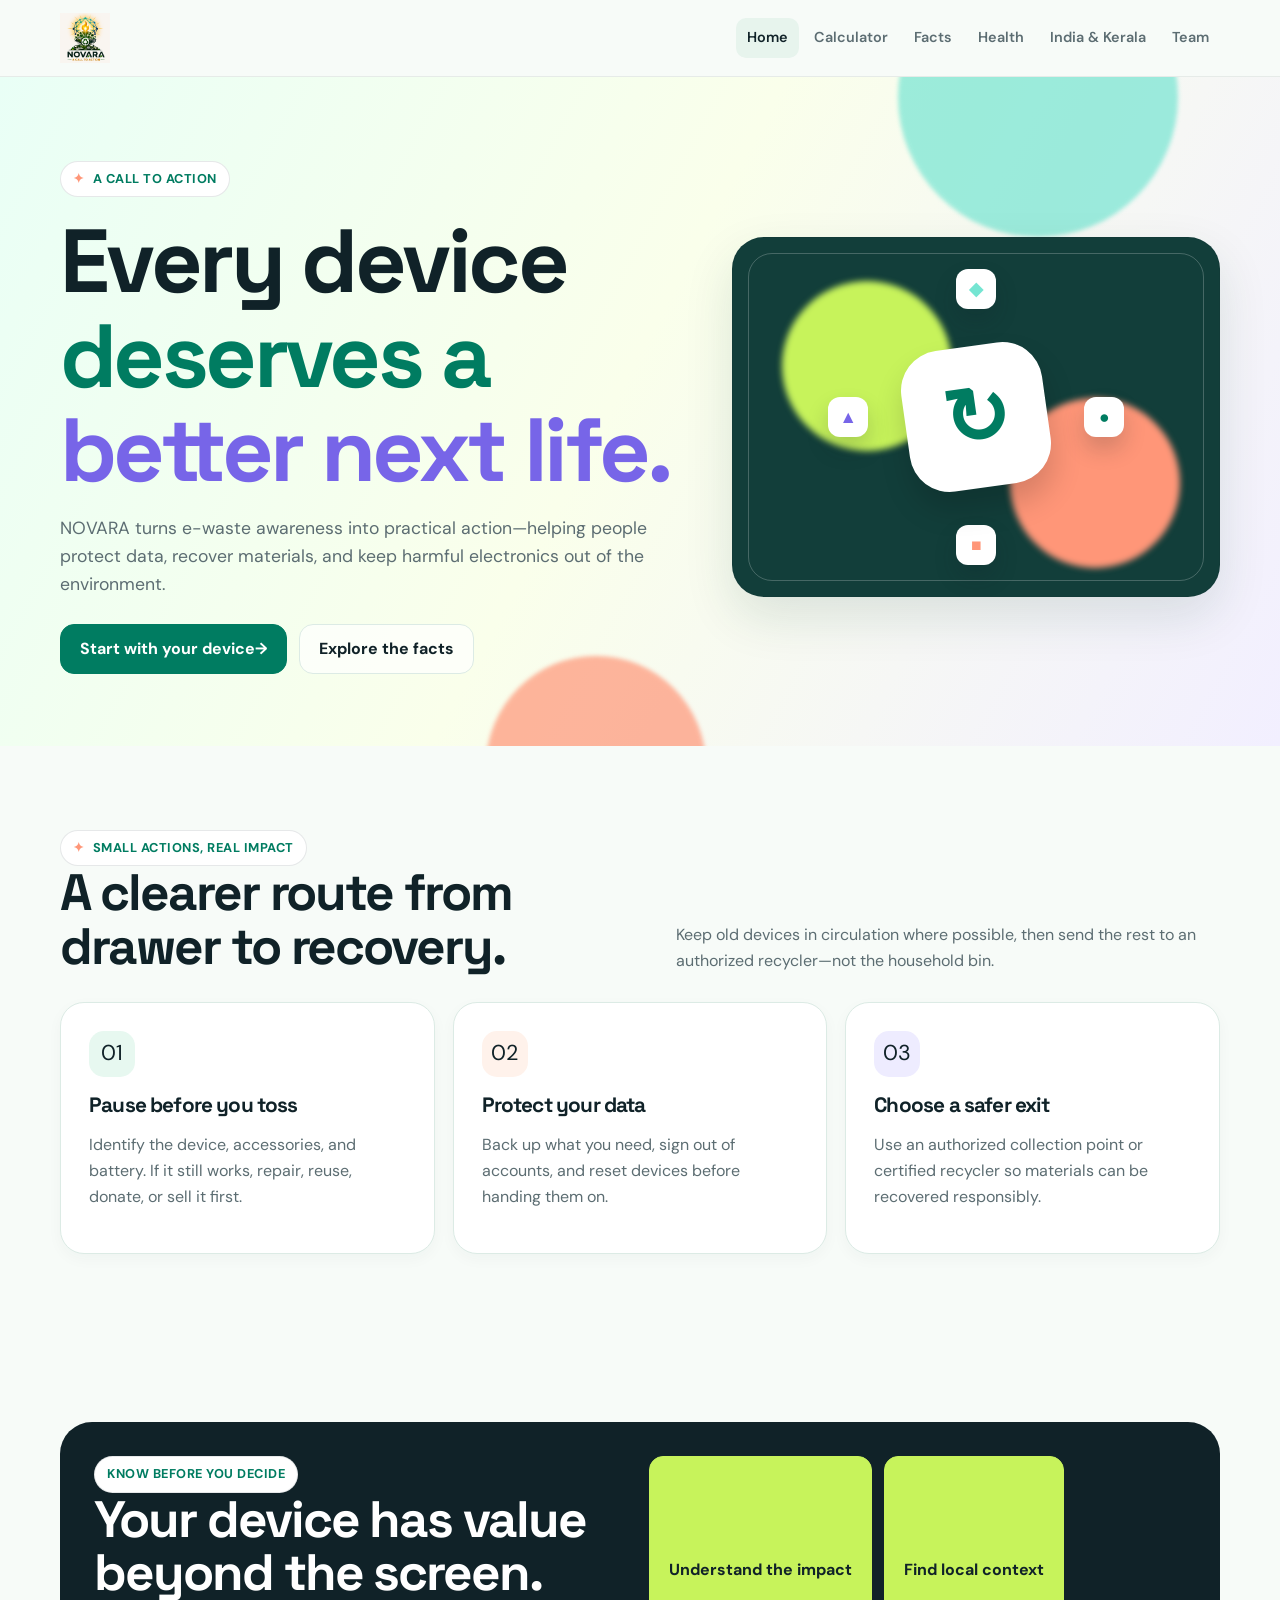
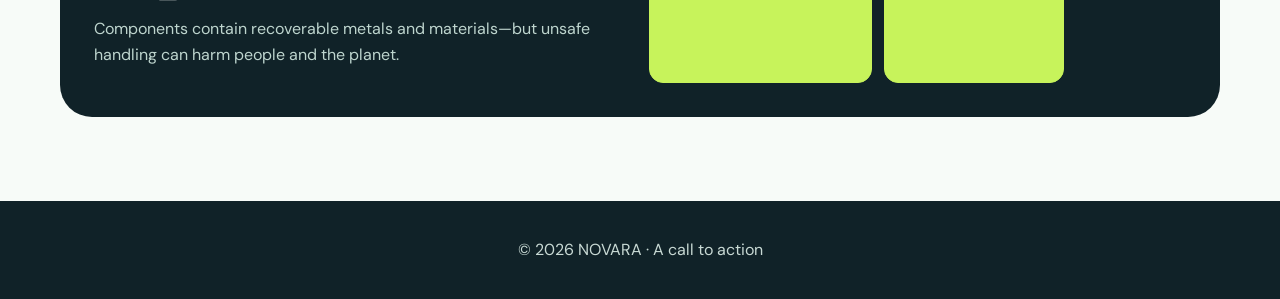
<file: index.html>
<!doctype html>
<html lang="en">
<head>
  <meta charset="utf-8">
  <meta name="viewport" content="width=device-width, initial-scale=1">
  <meta name="description" content="NOVARA makes responsible e-waste action simple.">
  <title>NOVARA | E-waste action, made simple</title>
  <link rel="stylesheet" href="styles.css">
</head>
<body>
  <div id="intro-splash" class="intro-splash" aria-hidden="true">
    <div class="intro-mark">
      <span class="intro-badge">N</span>
      <div class="intro-ring"></div>
    </div>
    <p class="intro-word">NOVARA</p>
  </div>

  <header>
    <div class="container">
      <nav>
        <a class="brand" href="index.html" aria-label="NOVARA home"><span class="brand-badge"><img src="novara-logo.png" alt="NOVARA logo" width="50" height="50"></span></a>
        <ul class="nav-links">
          <li><a class="active" href="index.html">Home</a></li>
          <li><a href="calculator.html">Calculator</a></li>
          <li><a href="facts.html">Facts</a></li>
          <li><a href="health.html">Health</a></li>
          <li><a href="india-kerala.html">India &amp; Kerala</a></li>
          <li><a href="team.html">Team</a></li>
        </ul>
      </nav>
    </div>
  </header>

  <main>
    <section class="hero">
      <div class="container hero-grid">
        <div>
          <span class="eyebrow">A call to action</span>
          <h1 class="kinetic"><span>Every device</span> <span>deserves a</span> <span>better next life.</span></h1>
          <p class="sub">NOVARA turns e-waste awareness into practical action—helping people protect data, recover materials, and keep harmful electronics out of the environment.</p>
          <div class="cta">
            <a class="btn" href="#start">Start with your device <span aria-hidden="true">→</span></a>
            <a class="btn btn-outline" href="facts.html">Explore the facts</a>
          </div>
        </div>
        <div class="hero-visual cycle-visual" aria-hidden="true">
          <div class="orb one"></div>
          <div class="orb two"></div>
          <div class="orbit-ring">
            <div class="orbit-node node-a"><span>●</span></div>
            <div class="orbit-node node-b"><span>■</span></div>
            <div class="orbit-node node-c"><span>▲</span></div>
            <div class="orbit-node node-d"><span>◆</span></div>
          </div>
          <div class="hero-symbol">↻</div>
        </div>
      </div>
    </section>

    <section id="start" class="container reveal">
      <div class="section-heading">
        <div>
          <span class="eyebrow">Small actions, real impact</span>
          <h2 class="section-title">A clearer route from drawer to recovery.</h2>
        </div>
        <p class="section-sub">Keep old devices in circulation where possible, then send the rest to an authorized recycler—not the household bin.</p>
      </div>
      <div class="cards-3">
        <article class="card"><div class="icon">01</div><h3>Pause before you toss</h3><p>Identify the device, accessories, and battery. If it still works, repair, reuse, donate, or sell it first.</p></article>
        <article class="card"><div class="icon">02</div><h3>Protect your data</h3><p>Back up what you need, sign out of accounts, and reset devices before handing them on.</p></article>
        <article class="card"><div class="icon">03</div><h3>Choose a safer exit</h3><p>Use an authorized collection point or certified recycler so materials can be recovered responsibly.</p></article>
      </div>
    </section>

    <section class="container reveal">
      <div class="feature-band">
        <div class="grid-2">
          <div>
            <span class="badge">Know before you decide</span>
            <h2 class="section-title">Your device has value beyond the screen.</h2>
            <p>Components contain recoverable metals and materials—but unsafe handling can harm people and the planet.</p>
          </div>
          <div class="cta">
            <a class="btn" href="health.html">Understand the impact</a>
            <a class="btn btn-outline" href="india-kerala.html">Find local context</a>
          </div>
        </div>
      </div>
    </section>
  </main>

  <footer><div class="container">© 2026 NOVARA · A call to action</div></footer>
  <script src="script.js"></script>
</body>
</html>
</file>
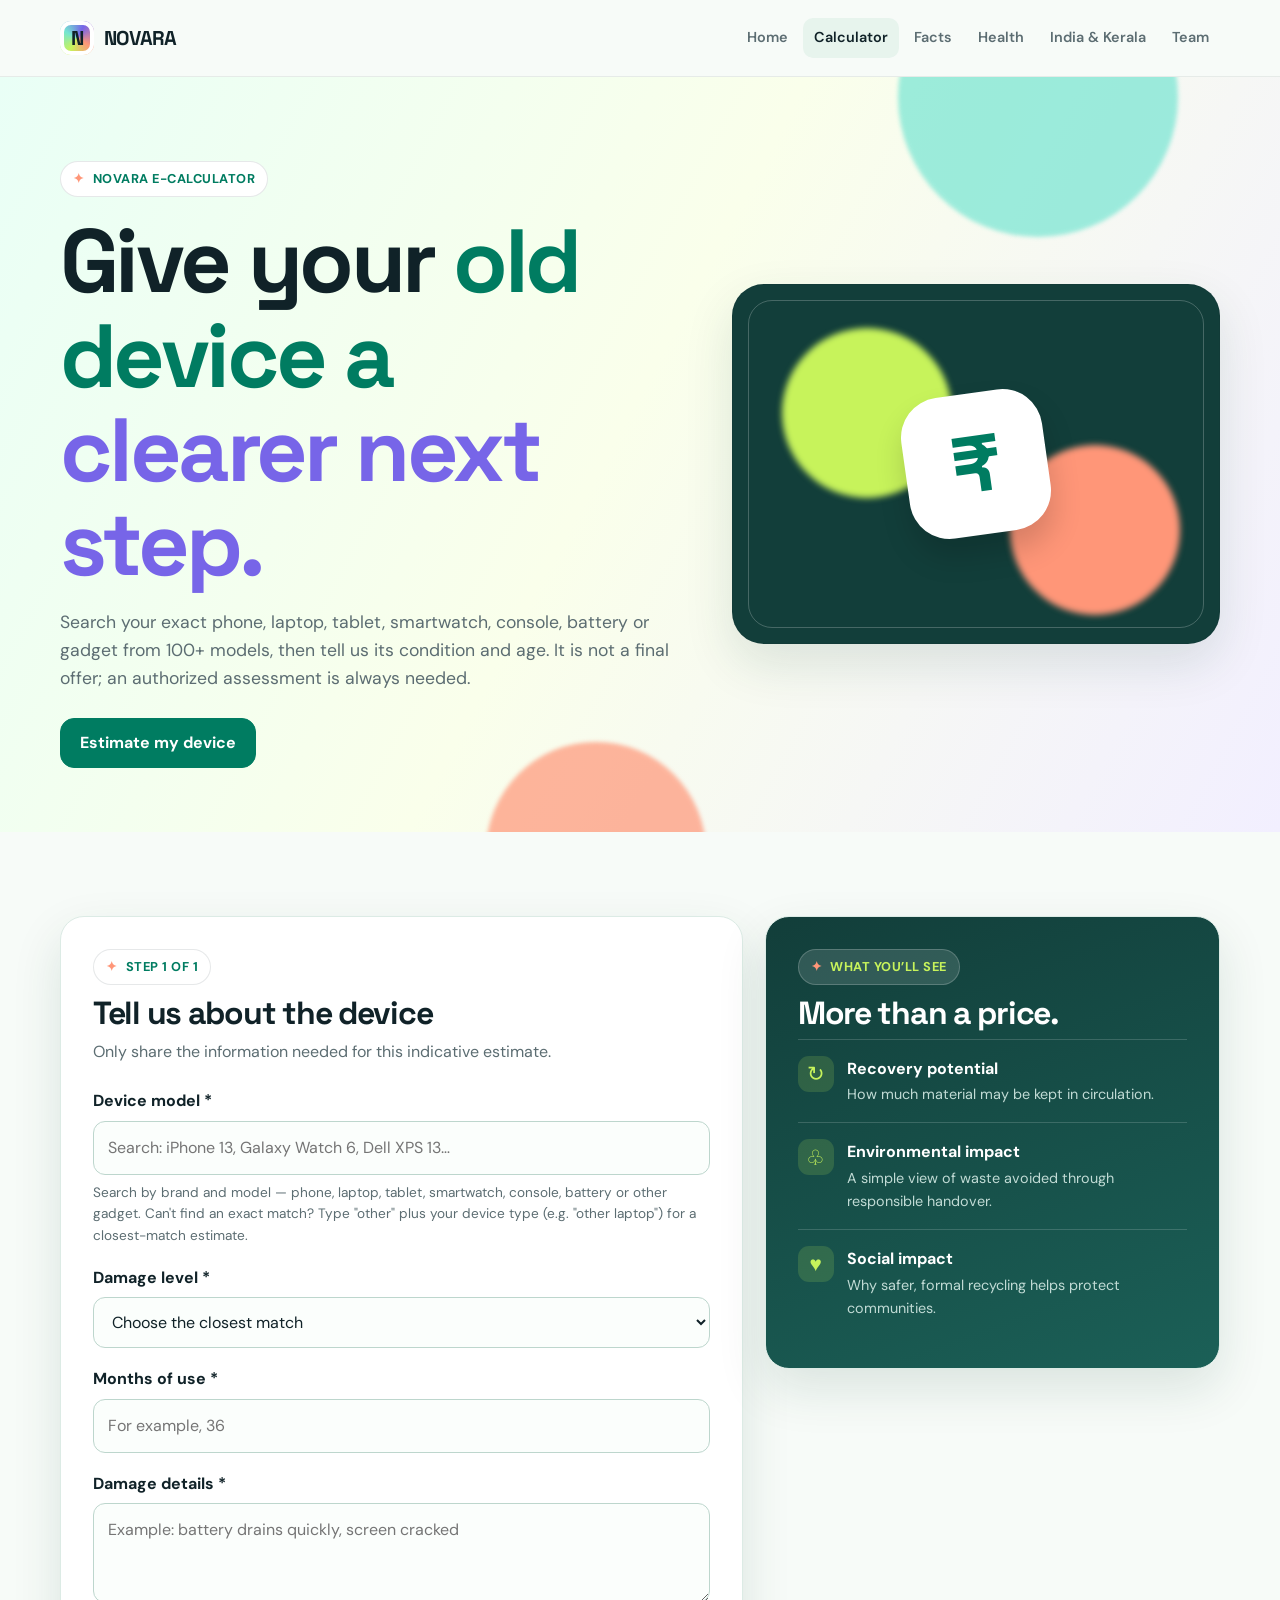
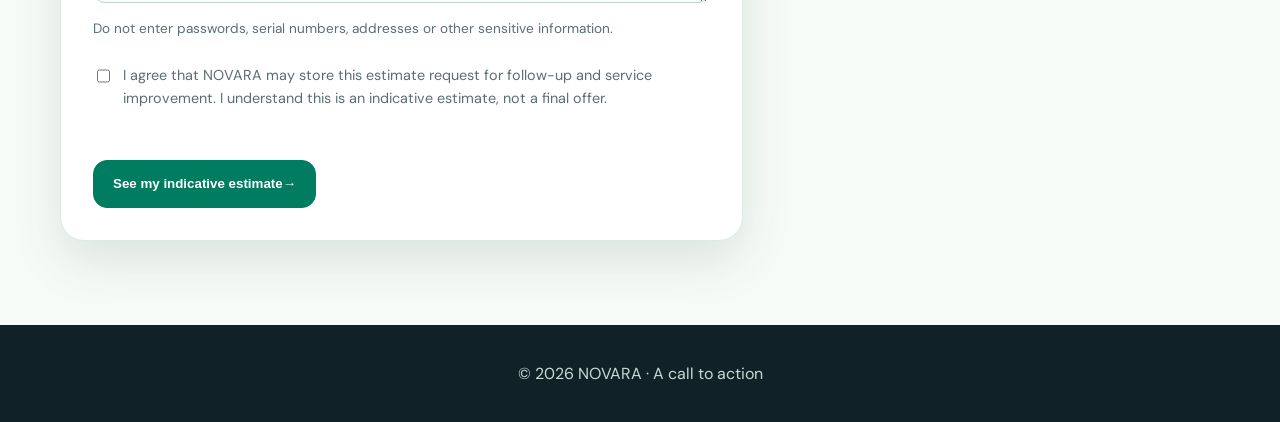
<file: calculator.html>
<!doctype html><html lang="en"><head><meta charset="utf-8"><meta name="viewport" content="width=device-width,initial-scale=1"><meta name="description" content="Get an indicative NOVARA e-waste estimate."><title>E-Calculator | NOVARA</title><link rel="stylesheet" href="styles.css"></head><body><header><div class="container"><nav><a class="brand" href="index.html"><span class="brand-badge">N</span>NOVARA</a><ul class="nav-links"><li><a href="index.html">Home</a></li><li><a class="active" href="calculator.html">Calculator</a></li><li><a href="facts.html">Facts</a></li><li><a href="health.html">Health</a></li><li><a href="india-kerala.html">India &amp; Kerala</a></li><li><a href="team.html">Team</a></li></ul></nav></div></header><main><section class="hero calculator-hero"><div class="container hero-grid"><div><span class="eyebrow">NOVARA e-calculator</span><h1 class="kinetic"><span>Give your</span> <span>old device a</span> <span>clearer next step.</span></h1><p class="sub">Search your exact phone, laptop, tablet, smartwatch, console, battery or gadget from 100+ models, then tell us its condition and age. It is not a final offer; an authorized assessment is always needed.</p><a class="btn" href="#estimate-form">Estimate my device</a></div><div class="hero-visual" aria-hidden="true"><div class="orb one"></div><div class="orb two"></div><div class="hero-symbol">₹</div></div></div></section><section class="container reveal"><div class="calculator-layout"><form id="estimate-form" class="calculator-card" novalidate><div class="form-heading"><span class="eyebrow">Step 1 of 1</span><h2>Tell us about the device</h2><p>Only share the information needed for this indicative estimate.</p></div><div class="field device-search-field"><label for="deviceSearch">Device model <span aria-hidden="true">*</span></label><div class="device-combobox"><input id="deviceSearch" type="text" autocomplete="off" role="combobox" aria-expanded="false" aria-controls="device-options" aria-autocomplete="list" placeholder="Search: iPhone 13, Galaxy Watch 6, Dell XPS 13…" required><input type="hidden" id="deviceId" name="deviceId"><ul id="device-options" class="device-options" role="listbox" hidden></ul></div><p class="hint">Search by brand and model — phone, laptop, tablet, smartwatch, console, battery or other gadget. Can't find an exact match? Type "other" plus your device type (e.g. "other laptop") for a closest-match estimate.</p></div><div class="field"><label for="damageLevel">Damage level <span aria-hidden="true">*</span></label><select id="damageLevel" name="damageLevel" required><option value="">Choose the closest match</option><option value="minor">Minor wear or repair needed</option><option value="moderate">Moderate damage</option><option value="severe">Severe damage</option><option value="nonworking">Not working</option></select></div><div class="field"><label for="usageMonths">Months of use <span aria-hidden="true">*</span></label><input id="usageMonths" name="usageMonths" type="number" min="0" max="180" step="1" inputmode="numeric" placeholder="For example, 36" required></div><div class="field"><label for="damageDescription">Damage details <span aria-hidden="true">*</span></label><textarea id="damageDescription" name="damageDescription" maxlength="500" required placeholder="Example: battery drains quickly, screen cracked"></textarea><p class="hint">Do not enter passwords, serial numbers, addresses or other sensitive information.</p></div><label class="consent"><input id="consent" name="consent" type="checkbox" required><span>I agree that NOVARA may store this estimate request for follow-up and service improvement. I understand this is an indicative estimate, not a final offer.</span></label><p id="form-message" class="form-message" role="alert" aria-live="polite"></p><button class="btn" type="submit">See my indicative estimate <span aria-hidden="true">→</span></button></form><aside class="calculator-aside"><span class="eyebrow">What you’ll see</span><h2>More than a price.</h2><div class="mini-impact"><span>↻</span><div><strong>Recovery potential</strong><p>How much material may be kept in circulation.</p></div></div><div class="mini-impact"><span>♧</span><div><strong>Environmental impact</strong><p>A simple view of waste avoided through responsible handover.</p></div></div><div class="mini-impact"><span>♥</span><div><strong>Social impact</strong><p>Why safer, formal recycling helps protect communities.</p></div></div></aside></div><section id="result" class="estimate-result" hidden tabindex="-1"><span class="eyebrow">Your indicative result</span><h2 id="result-title">A next step for your device</h2><p id="result-summary"></p><div class="result-grid"><article><span>Indicative recovery value</span><strong id="value-result">—</strong><small>Subject to a physical assessment.</small></article><article><span>Repair / reuse potential</span><strong id="repair-result">—</strong><small>A guide, not a quote.</small></article><article><span>Sustainable impact</span><strong id="impact-result">—</strong><small id="impact-detail">—</small></article></div><div class="result-actions"><a class="btn" href="india-kerala.html">Plan responsible disposal</a><button class="text-button" id="reset-estimate" type="button">Start another estimate</button></div></section></section></main><footer><div class="container">© 2026 NOVARA · A call to action</div></footer><script src="device-data.js"></script><script src="calculator.js"></script></body></html>
</file>
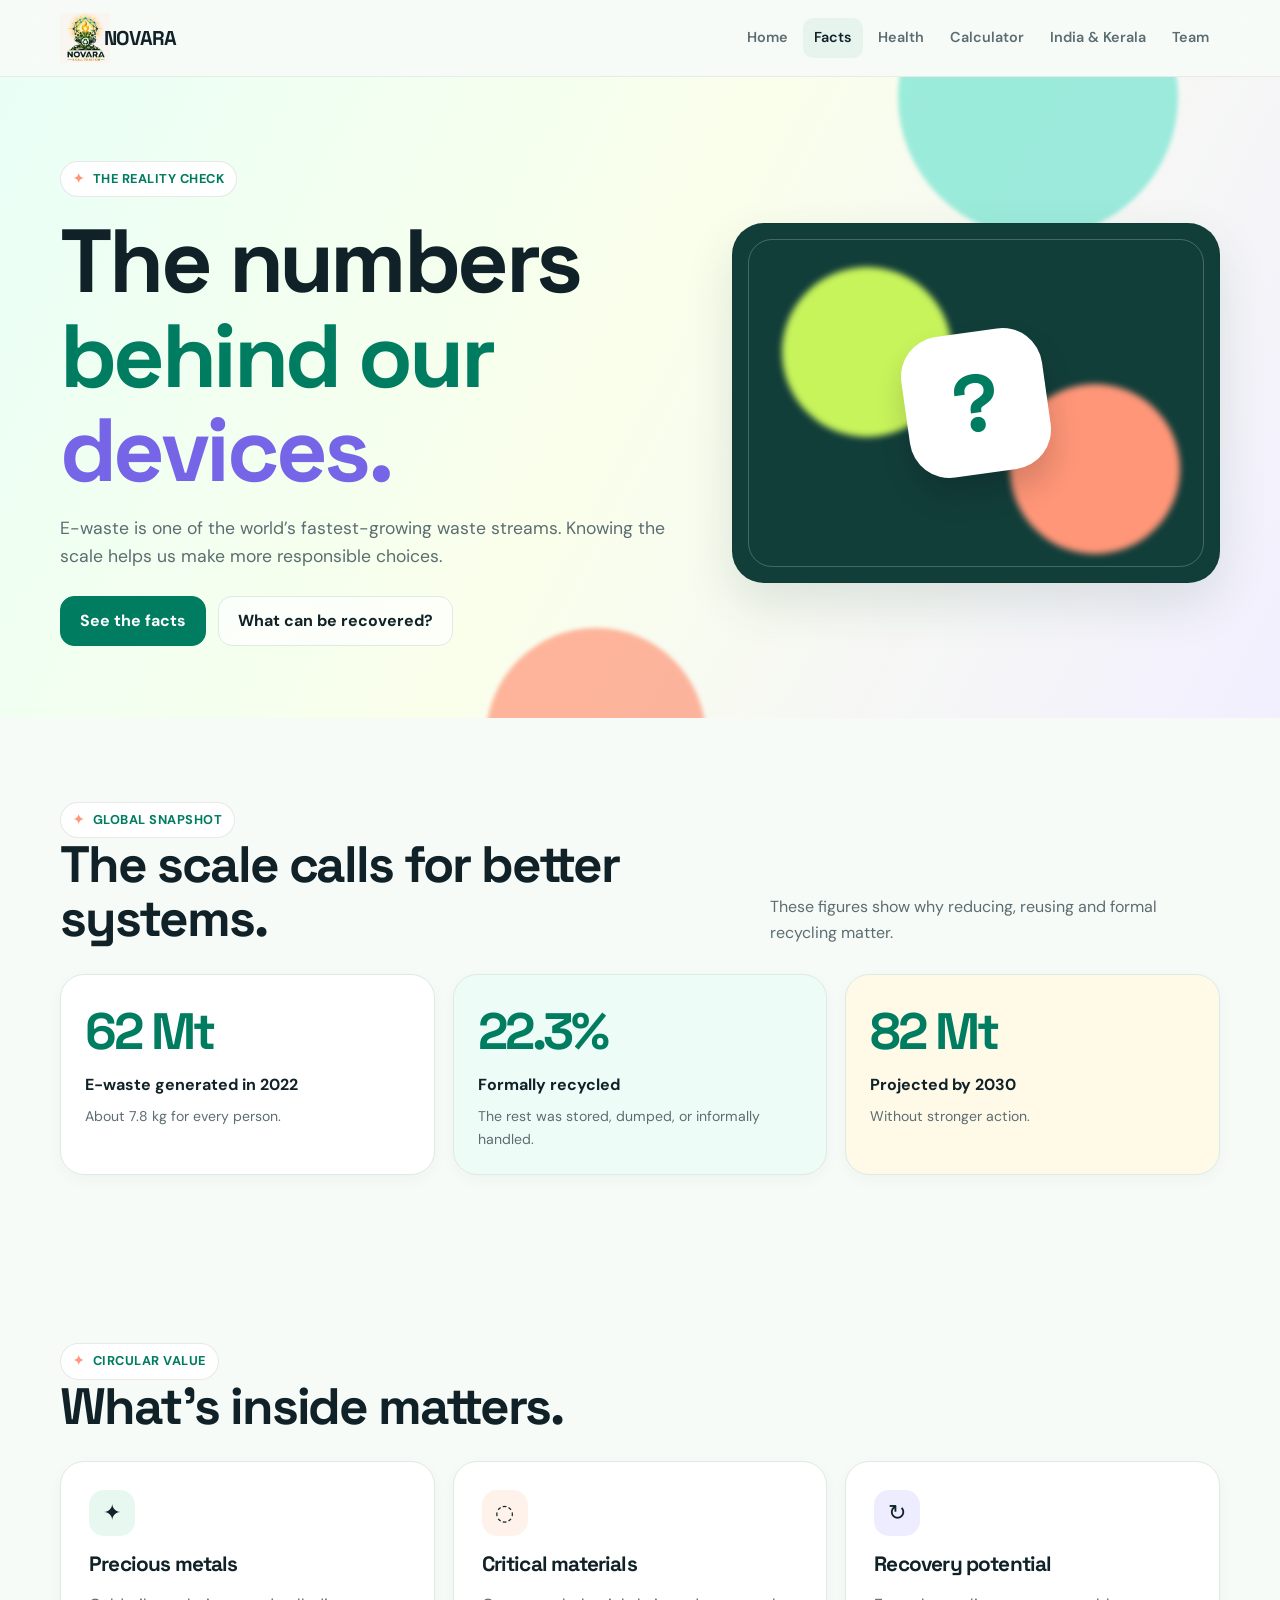
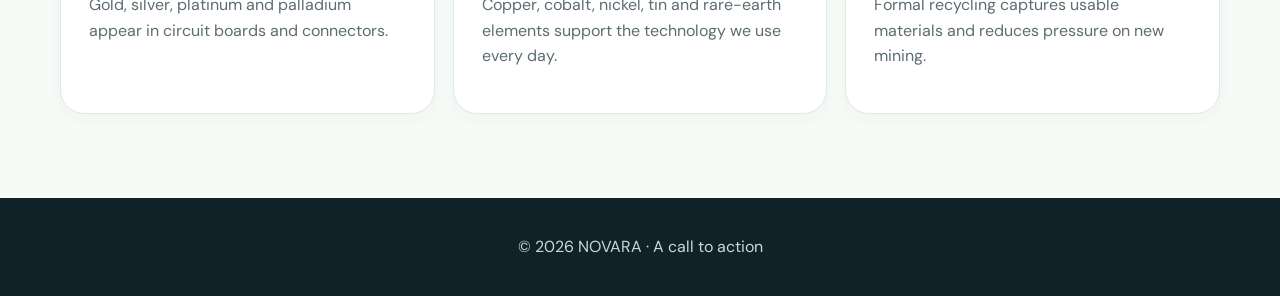
<file: facts.html>
<!doctype html>
<html lang="en">
<head>
  <meta charset="utf-8">
  <meta name="viewport" content="width=device-width,initial-scale=1">
  <title>Facts | NOVARA</title>
  <link rel="stylesheet" href="styles.css">
</head>
<body>
  <header>
    <div class="container">
      <nav>
        <a class="brand" href="index.html">
          <span class="brand-badge"><img src="novara-logo.png" alt="NOVARA logo" width="50" height="50"></span>NOVARA
        </a>
        <ul class="nav-links">
          <li><a href="index.html">Home</a></li>
          <li><a class="active" href="facts.html">Facts</a></li>
          <li><a href="health.html">Health</a></li>
          <li><a href="calculator.html">Calculator</a></li>
          <li><a href="india-kerala.html">India &amp; Kerala</a></li>
          <li><a href="team.html">Team</a></li>
        </ul>
      </nav>
    </div>
  </header>

  <main>
    <section class="hero">
      <div class="container hero-grid">
        <div>
          <span class="eyebrow">The reality check</span>
          <h1 class="kinetic">
            <span>The numbers</span> <span>behind our</span> <span>devices.</span>
          </h1>
          <p class="sub">E-waste is one of the world’s fastest-growing waste streams. Knowing the scale helps us make more responsible choices.</p>
          <div class="cta">
            <a class="btn" href="#global">See the facts</a>
            <a class="btn btn-outline" href="#materials">What can be recovered?</a>
          </div>
        </div>
        <div class="hero-visual" aria-hidden="true">
          <div class="orb one"></div>
          <div class="orb two"></div>
          <div class="hero-symbol">?</div>
        </div>
      </div>
    </section>

    <section id="global" class="container reveal">
      <div class="section-heading">
        <div>
          <span class="eyebrow">Global snapshot</span>
          <h2 class="section-title">The scale calls for better systems.</h2>
        </div>
        <p class="section-sub">These figures show why reducing, reusing and formal recycling matter.</p>
      </div>
      <div class="stats">
        <article class="stat-card">
          <div class="stat-value">62 Mt</div>
          <div class="stat-label">E-waste generated in 2022</div>
          <p class="note">About 7.8 kg for every person.</p>
        </article>
        <article class="stat-card">
          <div class="stat-value">22.3%</div>
          <div class="stat-label">Formally recycled</div>
          <p class="note">The rest was stored, dumped, or informally handled.</p>
        </article>
        <article class="stat-card">
          <div class="stat-value">82 Mt</div>
          <div class="stat-label">Projected by 2030</div>
          <p class="note">Without stronger action.</p>
        </article>
      </div>
    </section>

    <section id="materials" class="container reveal">
      <div class="section-heading">
        <div>
          <span class="eyebrow">Circular value</span>
          <h2 class="section-title">What’s inside matters.</h2>
        </div>
      </div>
      <div class="cards-3">
        <article class="card">
          <div class="icon">✦</div>
          <h3>Precious metals</h3>
          <p>Gold, silver, platinum and palladium appear in circuit boards and connectors.</p>
        </article>
        <article class="card">
          <div class="icon">◌</div>
          <h3>Critical materials</h3>
          <p>Copper, cobalt, nickel, tin and rare-earth elements support the technology we use every day.</p>
        </article>
        <article class="card">
          <div class="icon">↻</div>
          <h3>Recovery potential</h3>
          <p>Formal recycling captures usable materials and reduces pressure on new mining.</p>
        </article>
      </div>
    </section>
  </main>

  <footer>
    <div class="container">© 2026 NOVARA · A call to action</div>
  </footer>

  <script src="script.js"></script>
</body>
</html>
</file>
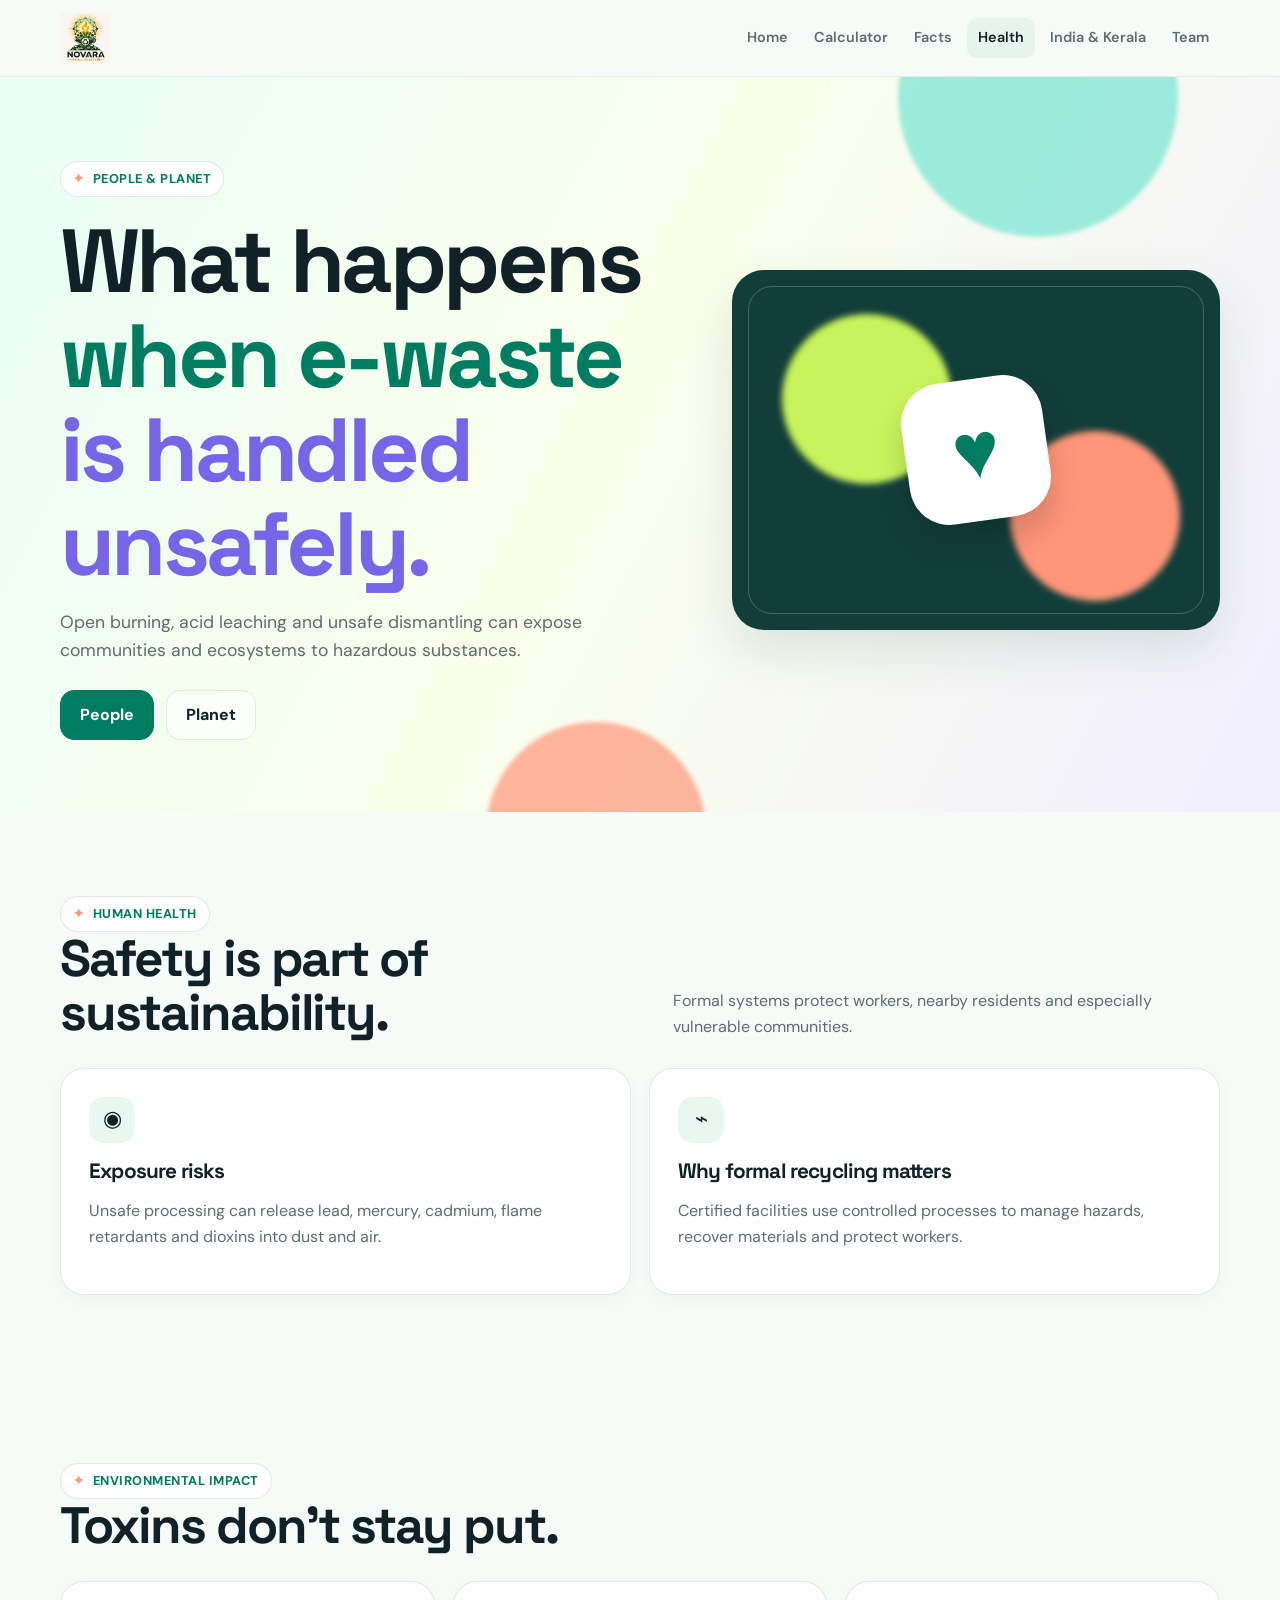
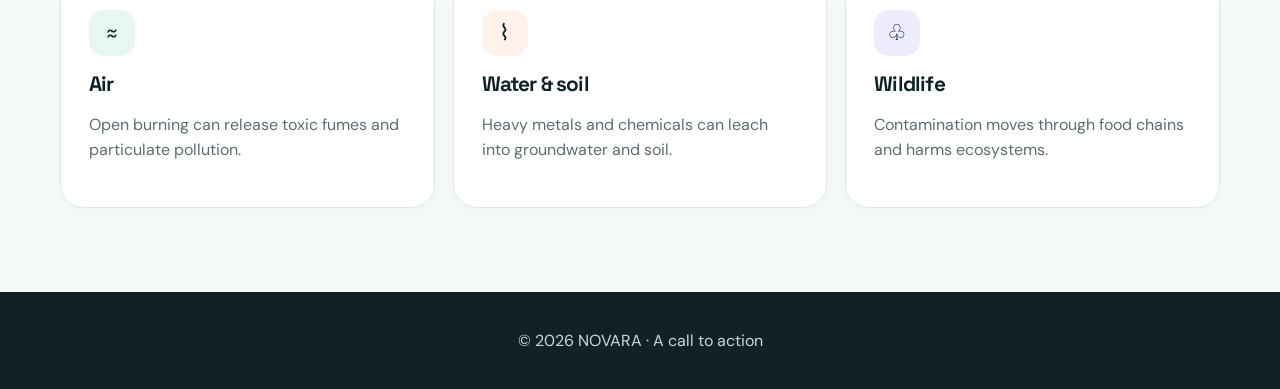
<file: health.html>
<!doctype html>
<html lang="en">
<head>
  <meta charset="utf-8">
  <meta name="viewport" content="width=device-width,initial-scale=1">
  <title>Health &amp; Environment | NOVARA</title>
  <link rel="stylesheet" href="styles.css">
</head>
<body>
  <header>
    <div class="container">
      <nav>
        <a class="brand" href="index.html">
          <span class="brand-badge"><img src="novara-logo.png" alt="NOVARA logo" width="50" height="50"></span>
        </a>
        <ul class="nav-links">
          <li><a href="index.html">Home</a></li>
          <li><a href="calculator.html">Calculator</a></li>
          <li><a href="facts.html">Facts</a></li>
          <li><a class="active" href="health.html">Health</a></li>
          <li><a href="india-kerala.html">India &amp; Kerala</a></li>
          <li><a href="team.html">Team</a></li>
        </ul>
      </nav>
    </div>
  </header>

  <main>
    <section class="hero">
      <div class="container hero-grid">
        <div>
          <span class="eyebrow">People &amp; planet</span>
          <h1 class="kinetic">
            <span>What happens</span> <span>when e-waste</span> <span>is handled unsafely.</span>
          </h1>
          <p class="sub">Open burning, acid leaching and unsafe dismantling can expose communities and ecosystems to hazardous substances.</p>
          <div class="cta">
            <a class="btn" href="#people">People</a>
            <a class="btn btn-outline" href="#planet">Planet</a>
          </div>
        </div>
        <div class="hero-visual" aria-hidden="true">
          <div class="orb one"></div>
          <div class="orb two"></div>
          <div class="hero-symbol">♥</div>
        </div>
      </div>
    </section>

    <section id="people" class="container reveal">
      <div class="section-heading">
        <div>
          <span class="eyebrow">Human health</span>
          <h2 class="section-title">Safety is part of sustainability.</h2>
        </div>
        <p class="section-sub">Formal systems protect workers, nearby residents and especially vulnerable communities.</p>
      </div>
      <div class="grid-2">
        <article class="glass">
          <div class="icon">◉</div>
          <h3>Exposure risks</h3>
          <p>Unsafe processing can release lead, mercury, cadmium, flame retardants and dioxins into dust and air.</p>
        </article>
        <article class="glass">
          <div class="icon">⌁</div>
          <h3>Why formal recycling matters</h3>
          <p>Certified facilities use controlled processes to manage hazards, recover materials and protect workers.</p>
        </article>
      </div>
    </section>

    <section id="planet" class="container reveal">
      <div class="section-heading">
        <div>
          <span class="eyebrow">Environmental impact</span>
          <h2 class="section-title">Toxins don’t stay put.</h2>
        </div>
      </div>
      <div class="cards-3">
        <article class="card">
          <div class="icon">≈</div>
          <h3>Air</h3>
          <p>Open burning can release toxic fumes and particulate pollution.</p>
        </article>
        <article class="card">
          <div class="icon">⌇</div>
          <h3>Water &amp; soil</h3>
          <p>Heavy metals and chemicals can leach into groundwater and soil.</p>
        </article>
        <article class="card">
          <div class="icon">♧</div>
          <h3>Wildlife</h3>
          <p>Contamination moves through food chains and harms ecosystems.</p>
        </article>
      </div>
    </section>
  </main>

  <footer>
    <div class="container">© 2026 NOVARA · A call to action</div>
  </footer>

  <script src="script.js"></script>
</body>
</html>
</file>
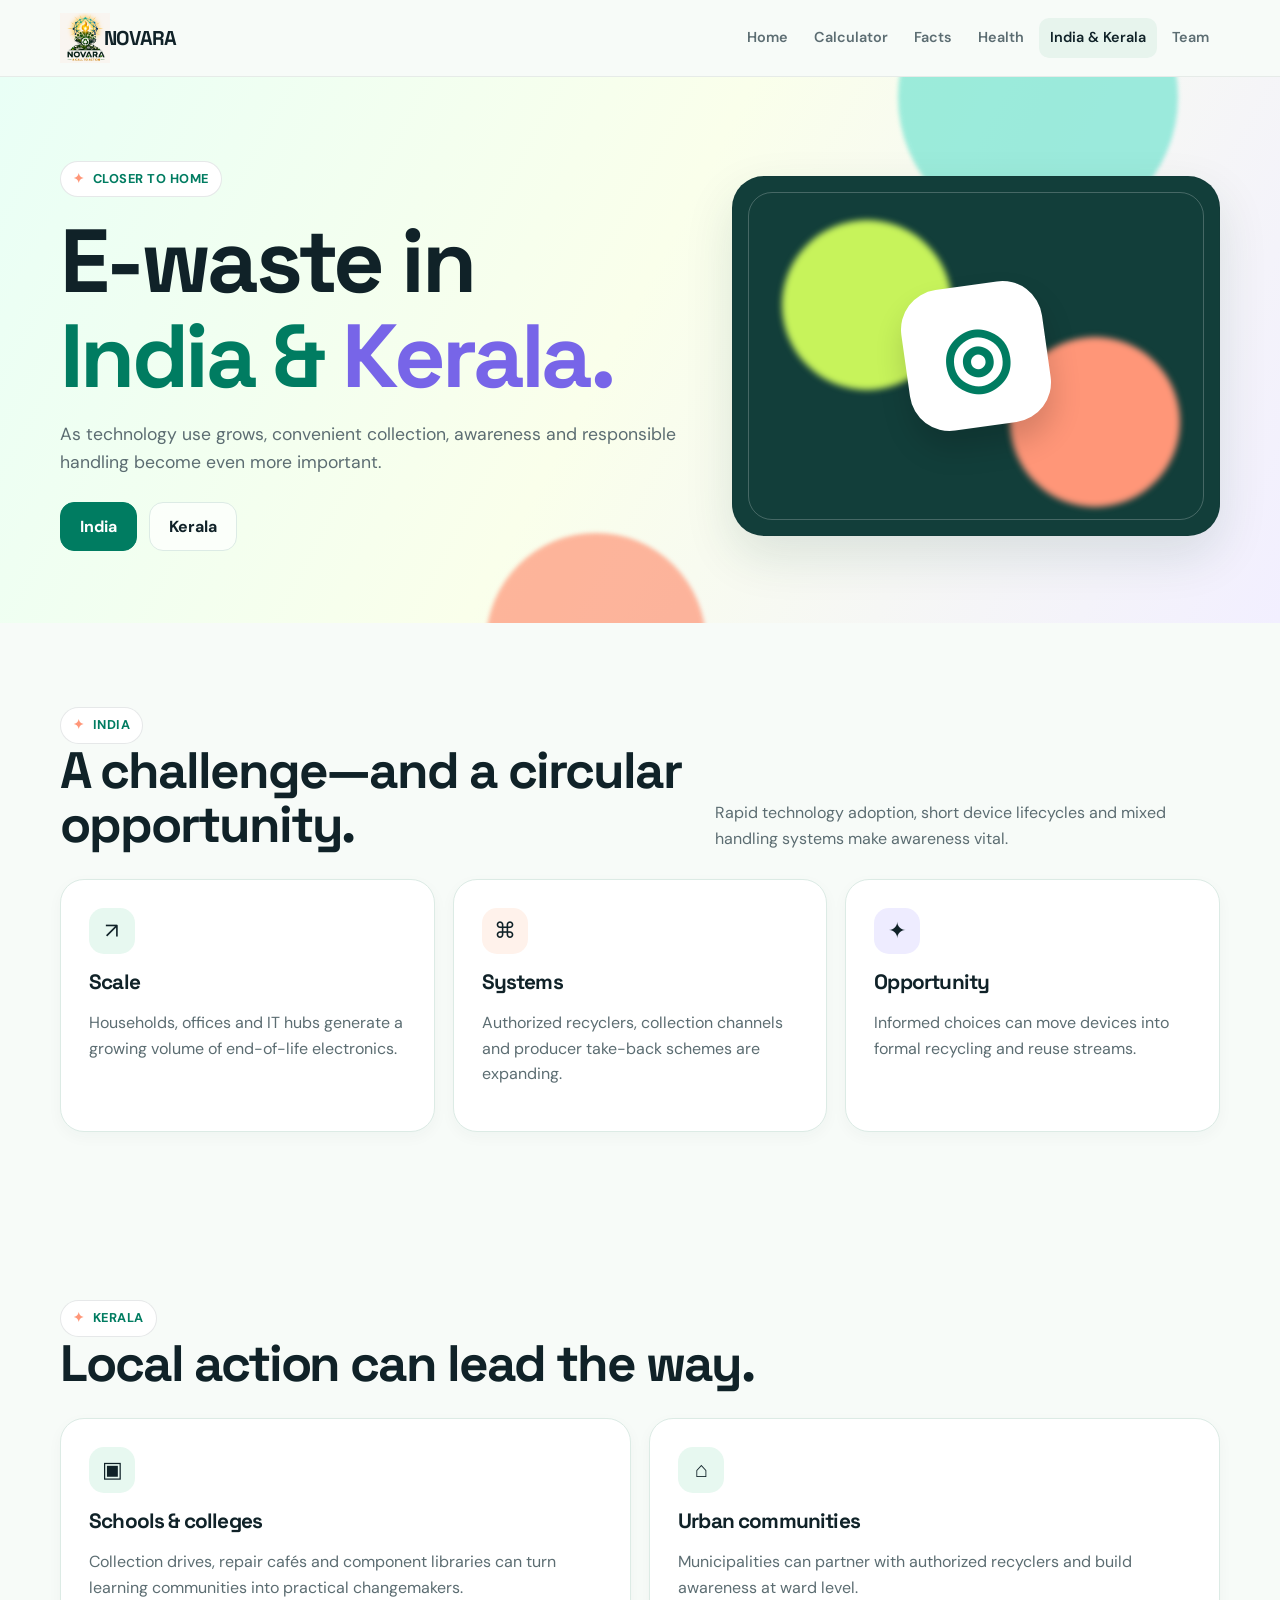
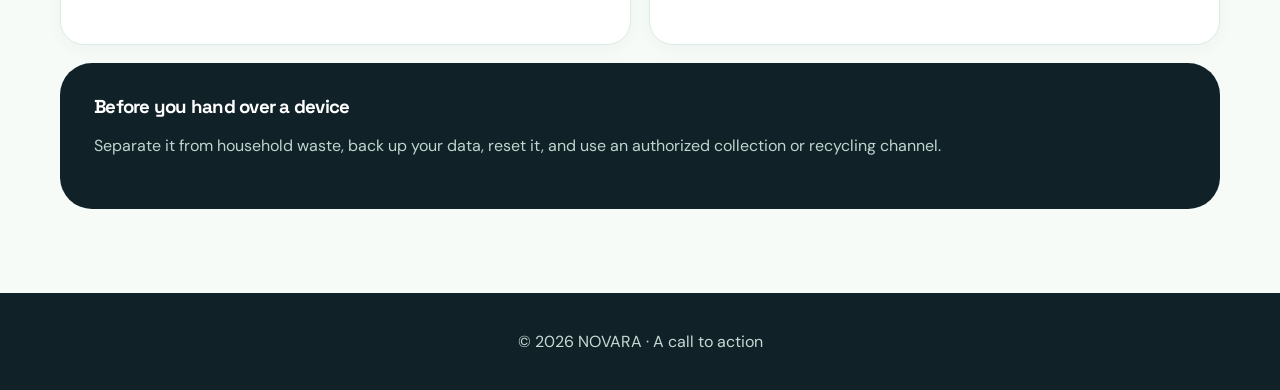
<file: india-kerala.html>
<!doctype html>
<html lang="en">
<head>
  <meta charset="utf-8">
  <meta name="viewport" content="width=device-width,initial-scale=1">
  <title>India &amp; Kerala | NOVARA</title>
  <link rel="stylesheet" href="styles.css">
</head>
<body>
  <header>
    <div class="container">
      <nav>
        <a class="brand" href="index.html">
          <span class="brand-badge"><img src="novara-logo.png" alt="NOVARA logo" width="50" height="50"></span>NOVARA
        </a>
        <ul class="nav-links">
          <li><a href="index.html">Home</a></li>
          <li><a href="calculator.html">Calculator</a></li>
          <li><a href="facts.html">Facts</a></li>
          <li><a href="health.html">Health</a></li>
          <li><a class="active" href="india-kerala.html">India &amp; Kerala</a></li>
          <li><a href="team.html">Team</a></li>
        </ul>
      </nav>
    </div>
  </header>

  <main>
    <section class="hero">
      <div class="container hero-grid">
        <div>
          <span class="eyebrow">Closer to home</span>
          <h1 class="kinetic">
            <span>E-waste in</span> <span>India &amp;</span> <span>Kerala.</span>
          </h1>
          <p class="sub">As technology use grows, convenient collection, awareness and responsible handling become even more important.</p>
          <div class="cta">
            <a class="btn" href="#india">India</a>
            <a class="btn btn-outline" href="#kerala">Kerala</a>
          </div>
        </div>
        <div class="hero-visual" aria-hidden="true">
          <div class="orb one"></div>
          <div class="orb two"></div>
          <div class="hero-symbol">◎</div>
        </div>
      </div>
    </section>

    <section id="india" class="container reveal">
      <div class="section-heading">
        <div>
          <span class="eyebrow">India</span>
          <h2 class="section-title">A challenge—and a circular opportunity.</h2>
        </div>
        <p class="section-sub">Rapid technology adoption, short device lifecycles and mixed handling systems make awareness vital.</p>
      </div>
      <div class="cards-3">
        <article class="card">
          <div class="icon">↗</div>
          <h3>Scale</h3>
          <p>Households, offices and IT hubs generate a growing volume of end-of-life electronics.</p>
        </article>
        <article class="card">
          <div class="icon">⌘</div>
          <h3>Systems</h3>
          <p>Authorized recyclers, collection channels and producer take-back schemes are expanding.</p>
        </article>
        <article class="card">
          <div class="icon">✦</div>
          <h3>Opportunity</h3>
          <p>Informed choices can move devices into formal recycling and reuse streams.</p>
        </article>
      </div>
    </section>

    <section id="kerala" class="container reveal">
      <div class="section-heading">
        <div>
          <span class="eyebrow">Kerala</span>
          <h2 class="section-title">Local action can lead the way.</h2>
        </div>
      </div>
      <div class="grid-2">
        <article class="glass">
          <div class="icon">▣</div>
          <h3>Schools &amp; colleges</h3>
          <p>Collection drives, repair cafés and component libraries can turn learning communities into practical changemakers.</p>
        </article>
        <article class="glass">
          <div class="icon">⌂</div>
          <h3>Urban communities</h3>
          <p>Municipalities can partner with authorized recyclers and build awareness at ward level.</p>
        </article>
      </div>
      <div class="feature-band" style="margin-top:18px">
        <h3>Before you hand over a device</h3>
        <p>Separate it from household waste, back up your data, reset it, and use an authorized collection or recycling channel.</p>
      </div>
    </section>
  </main>

  <footer>
    <div class="container">© 2026 NOVARA · A call to action</div>
  </footer>

  <script src="script.js"></script>
</body>
</html>
</file>
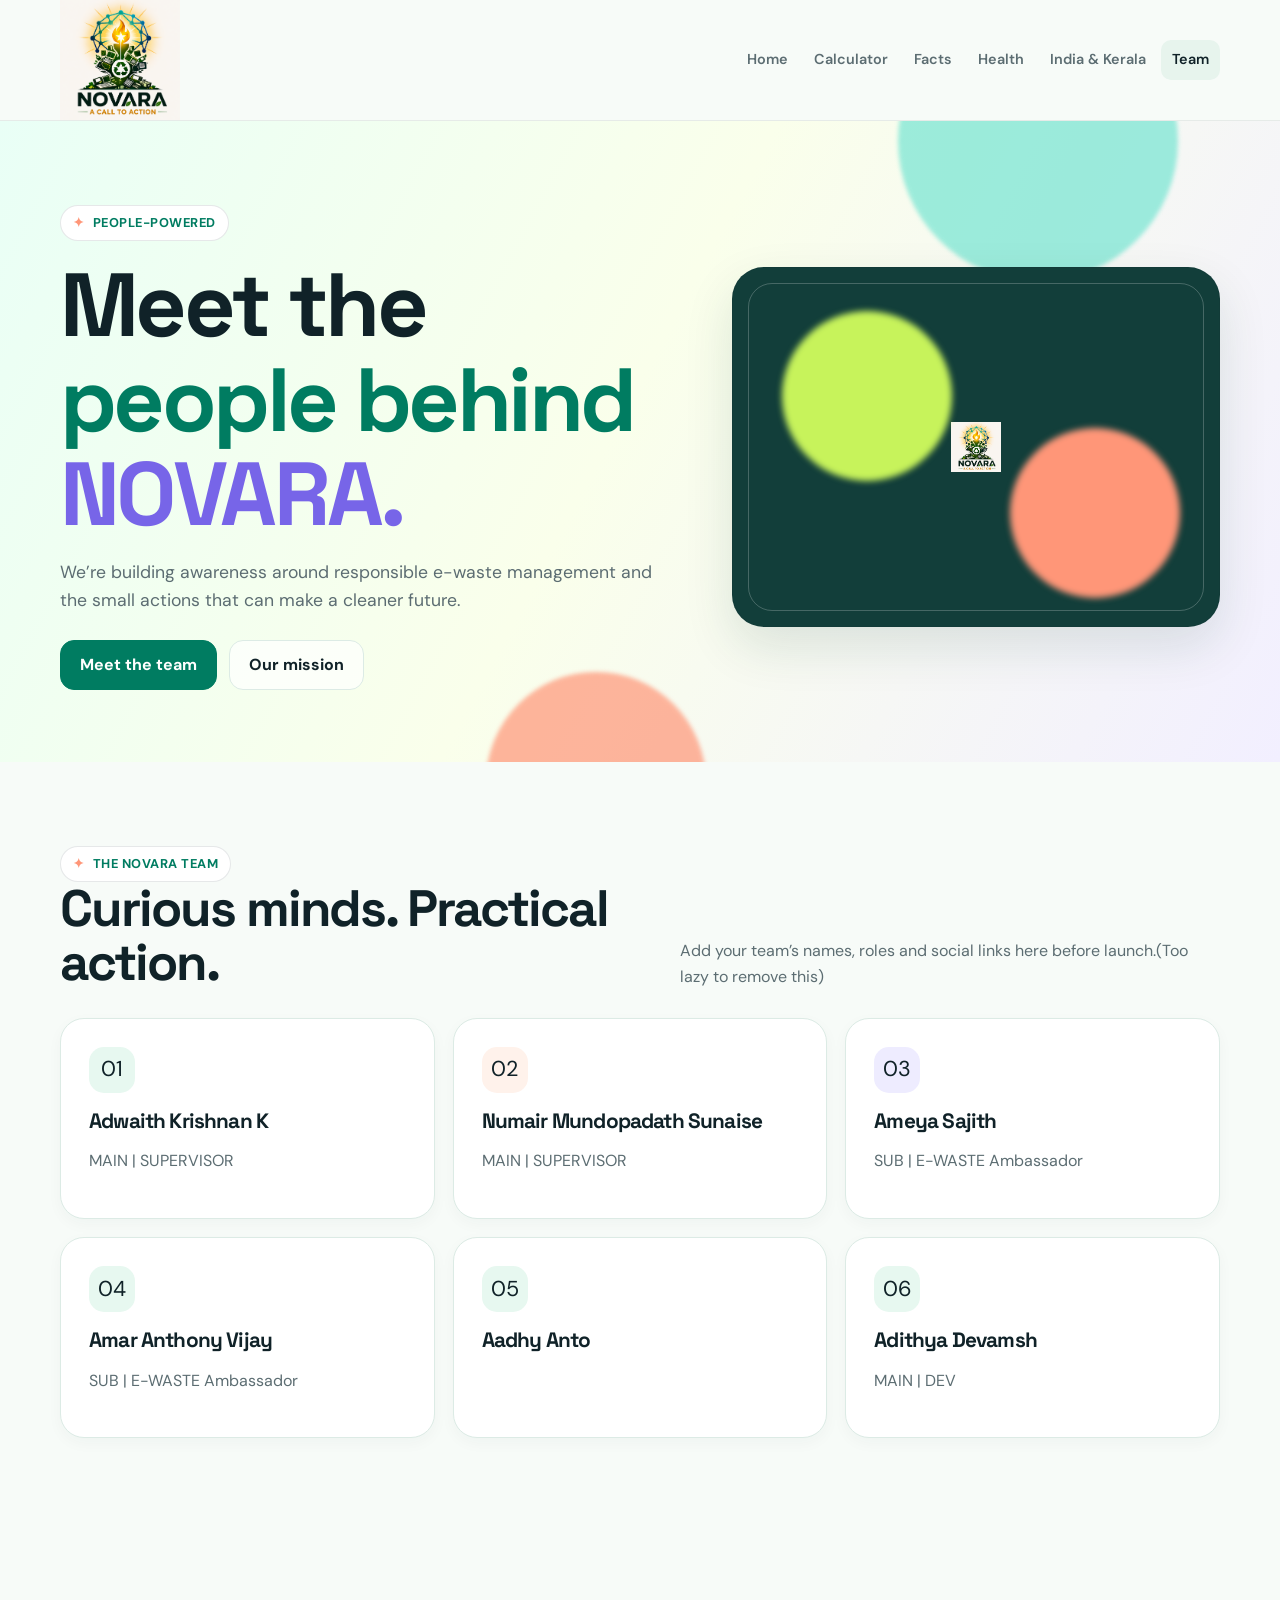
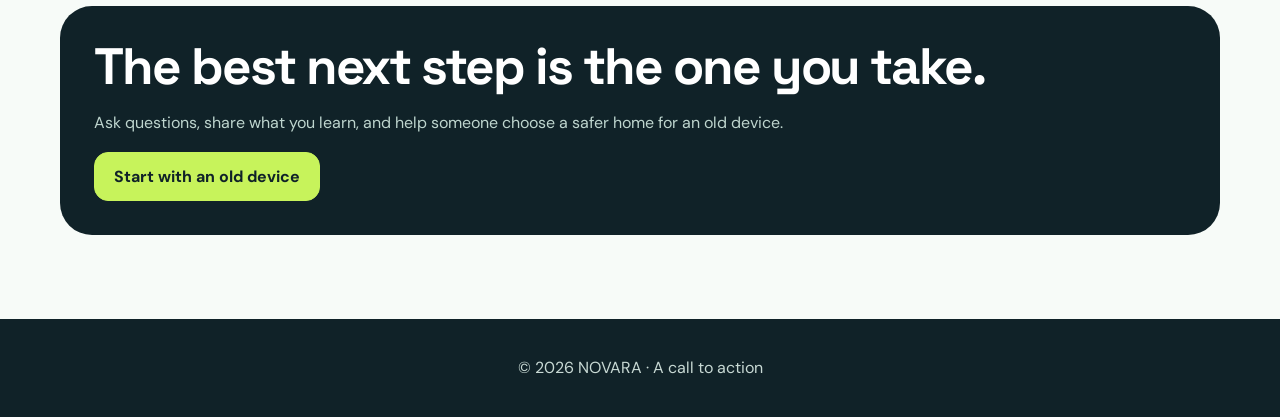
<file: team.html>
<!doctype html>
<html lang="en">
<head>
  <meta charset="utf-8">
  <meta name="viewport" content="width=device-width,initial-scale=1">
  <meta name="description" content="Meet the NOVARA e-waste awareness team.">
  <title>Our Team | NOVARA</title>
  <link rel="stylesheet" href="styles.css">
</head>
<body>
  <header>
    <div class="container">
      <nav>
        <a class="brand" href="index.html">
          <span class="brand-badge">	<img src="novara-logo.png" alt="NOVARA logo" width="120" height="120"></span>
        </a>
        <ul class="nav-links">
          <li><a href="index.html">Home</a></li>
          <li><a href="calculator.html">Calculator</a></li>
          <li><a href="facts.html">Facts</a></li>
          <li><a href="health.html">Health</a></li>
          <li><a href="india-kerala.html">India &amp; Kerala</a></li>
          <li><a class="active" href="team.html">Team</a></li>
        </ul>
      </nav>
    </div>
  </header>

  <main>
    <section class="hero">
      <div class="container hero-grid">
        <div>
          <span class="eyebrow">People-powered</span>
          <h1 class="kinetic">
            <span>Meet the</span> <span>people behind</span> <span>NOVARA.</span>
          </h1>
          <p class="sub">We’re building awareness around responsible e-waste management and the small actions that can make a cleaner future.</p>
          <div class="cta">
            <a class="btn" href="#members">Meet the team</a>
            <a class="btn btn-outline" href="#join">Our mission</a>
          </div>
        </div>
        <div class="hero-visual" aria-hidden="true">
          <div class="orb one"></div>
          <div class="orb two"></div>
          <img src="novara-logo.png" alt="NOVARA logo" width="50" height="50">
        </div>
      </div>
    </section>

    <section id="members" class="container reveal">
      <div class="section-heading">
        <div>
          <span class="eyebrow">The NOVARA team</span>
          <h2 class="section-title">Curious minds. Practical action.</h2>
        </div>
        <p class="section-sub">Add your team’s names, roles and social links here before launch.(Too lazy to remove this)</p>
      </div>
      <div class="cards-3">
        <article class="card">
          <div class="icon">01</div>
          <h3>Adwaith Krishnan K</h3>
          <p>MAIN | SUPERVISOR</p>
        </article>
        <article class="card">
          <div class="icon">02</div>
          <h3>Numair Mundopadath Sunaise</h3>
          <p>MAIN | SUPERVISOR</p>
        </article>
        <article class="card">
          <div class="icon">03</div>
          <h3>Ameya Sajith</h3>
          <p>SUB | E-WASTE Ambassador</p>
        </article>
				<article class="card">
          <div class="icon">04</div>
          <h3>Amar Anthony Vijay</h3>
          <p>SUB | E-WASTE Ambassador</p>
        </article>
				<article class="card">
          <div class="icon">05</div>
          <h3>Aadhy Anto</h3>
          <p></p>
				</article>
		      <article class="card">
          <div class="icon">06</div>
          <h3>Adithya Devamsh</h3>
          <p>MAIN | DEV</p>
        </article>
      </div>
    </section>

    <section id="join" class="container reveal">
      <div class="feature-band">
        <h2 class="section-title">The best next step is the one you take.</h2>
        <p>Ask questions, share what you learn, and help someone choose a safer home for an old device.</p>
        <a class="btn" href="index.html#start">Start with an old device</a>
      </div>
    </section>
  </main>

  <footer>
    <div class="container">© 2026 NOVARA · A call to action</div>
  </footer>

  <script src="script.js"></script>
</body>
</html>
</file>
<file: styles.css>
@import url('https://fonts.googleapis.com/css2?family=DM+Sans:wght@400;500;600;700&family=Space+Grotesk:wght@500;600;700&display=swap');
:root { --ink:#102228; --muted:#5c6d72; --paper:#f7fbf8; --surface:#fff; --line:#dcebe5; --green:#007c61; --lime:#c7f35b; --aqua:#75e5d2; --coral:#ff9678; --violet:#7765e8; --shadow:0 20px 50px rgba(17,63,53,.12); --radius:24px; }
* { box-sizing:border-box; } html { scroll-behavior:smooth; } body { margin:0; color:var(--ink); background:var(--paper); font:16px/1.6 'DM Sans',Arial,sans-serif; } h1,h2,h3 { font-family:'Space Grotesk',Arial,sans-serif; line-height:1.05; margin:0; letter-spacing:-.04em; } a { color:inherit; text-decoration:none; } a:focus-visible,button:focus-visible { outline:3px solid var(--violet); outline-offset:4px; border-radius:8px; }
.container { width:min(1160px,calc(100% - 40px)); margin:auto; } header { position:sticky; top:0; z-index:10; background:rgba(247,251,248,.86); backdrop-filter:blur(16px); border-bottom:1px solid rgba(16,34,40,.07); } nav { min-height:76px; display:flex; align-items:center; justify-content:space-between; gap:24px; } .brand { display:flex; align-items:center; gap:10px; font:700 1.25rem 'Space Grotesk'; letter-spacing:-.04em; } .brand-badge { width:34px; aspect-ratio:1; display:grid; place-items:center; border-radius:11px; background:conic-gradient(from 210deg,var(--lime),var(--aqua),var(--violet),var(--coral),var(--lime)); color:#102228; box-shadow:inset 0 0 0 4px #fff; } .brand-logo { width:38px; height:38px; object-fit:contain; } .nav-links { display:flex; flex-wrap:wrap; gap:4px; padding:0; margin:0; list-style:none; } .nav-links a { display:block; padding:8px 11px; border-radius:10px; color:var(--muted); font-weight:600; font-size:.9rem; } .nav-links a:hover,.nav-links a.active { color:var(--ink); background:#e7f4ed; }
.hero { position:relative; overflow:hidden; padding:84px 0 72px; background:linear-gradient(118deg,#e9fff6 0%,#faffeb 48%,#f2efff 100%); } .hero:before,.hero:after { content:''; position:absolute; border-radius:50%; filter:blur(2px); opacity:.7; } .hero:before { width:280px; height:280px; background:var(--aqua); top:-120px; right:8%; } .hero:after { width:220px; height:220px; background:var(--coral); bottom:-130px; left:38%; } .hero-grid { position:relative; display:grid; grid-template-columns:1.12fr .88fr; gap:52px; align-items:center; } .eyebrow,.badge { display:inline-flex; align-items:center; gap:8px; padding:7px 12px; background:#fff; border:1px solid rgba(16,34,40,.1); border-radius:999px; color:var(--green); font-size:.8rem; font-weight:700; letter-spacing:.04em; text-transform:uppercase; } .eyebrow:before { content:'✦'; color:var(--coral); } .kinetic { max-width:720px; margin:17px 0; font-size:clamp(3rem,7vw,5.8rem); } .kinetic span { display:inline; } .kinetic span:nth-child(2) { color:var(--green); } .kinetic span:nth-child(3) { color:var(--violet); } .sub { max-width:58ch; margin:0 0 26px; color:var(--muted); font-size:1.1rem; } .cta { display:flex; flex-wrap:wrap; gap:12px; } .btn { display:inline-flex; justify-content:center; align-items:center; min-height:48px; padding:11px 19px; border:1px solid var(--green); border-radius:14px; background:var(--green); color:#fff; font-weight:700; transition:transform .2s,box-shadow .2s,background .2s; } .btn:hover { transform:translateY(-3px); background:#00634e; box-shadow:0 12px 22px rgba(0,124,97,.23); } .btn-outline { background:rgba(255,255,255,.7); color:var(--ink); border-color:var(--line); } .btn-outline:hover { background:#fff; }
.hero-visual { min-height:360px; position:relative; display:grid; place-items:center; overflow:hidden; isolation:isolate; border:1px solid rgba(16,34,40,.08); border-radius:32px; background:#123e3a; box-shadow:var(--shadow); } .hero-visual:before { content:''; position:absolute; inset:15px; z-index:-1; border-radius:24px; border:1px solid rgba(255,255,255,.22); } .orb { position:absolute; width:170px; aspect-ratio:1; border-radius:50%; filter:blur(3px); } .orb.one { top:12%; left:10%; background:var(--lime); } .orb.two { right:8%; bottom:8%; background:var(--coral); } .hero-symbol { position:relative; z-index:2; display:grid; place-items:center; width:142px; aspect-ratio:1; border-radius:40px; background:#fff; color:var(--green); font:700 5rem 'Space Grotesk'; transform:rotate(-8deg); box-shadow:0 18px 30px rgba(0,0,0,.16); } .logo-visual img { position:relative; z-index:2; max-width:68%; max-height:180px; object-fit:contain; background:#fff; padding:20px; border-radius:20px; }

/* ---- Homepage animatic: orbiting recovery cycle ---- */
.cycle-visual{position:relative}
.hero-symbol{animation:core-pulse 3.6s ease-in-out infinite}
@keyframes core-pulse{0%,100%{transform:rotate(-8deg) scale(1)}50%{transform:rotate(-8deg) scale(1.05)}}
.orbit-ring{position:absolute;inset:0;z-index:1;animation:orbit-spin 18s linear infinite}
.orbit-node{position:absolute;top:50%;left:50%;width:40px;height:40px;margin:-20px 0 0 -20px;border-radius:12px;background:#fff;box-shadow:0 12px 22px rgba(16,34,40,.18);display:grid;place-items:center;font-size:1.1rem;font-weight:700}
.orbit-node span{display:block;animation:orbit-counter-spin 18s linear infinite}
.node-a{transform:rotate(0deg) translate(128px) rotate(0deg);color:var(--green)}
.node-b{transform:rotate(90deg) translate(128px) rotate(-90deg);color:var(--coral)}
.node-c{transform:rotate(180deg) translate(128px) rotate(-180deg);color:var(--violet)}
.node-d{transform:rotate(270deg) translate(128px) rotate(-270deg);color:var(--aqua)}
@keyframes orbit-spin{to{transform:rotate(360deg)}}
@keyframes orbit-counter-spin{to{transform:rotate(-360deg)}}
@media (max-width:820px){.node-a,.node-b,.node-c,.node-d{transform:rotate(var(--a,0deg)) translate(88px) rotate(calc(var(--a,0deg) * -1))}
  .node-a{--a:0deg}.node-b{--a:90deg}.node-c{--a:180deg}.node-d{--a:270deg}}

/* ---- Homepage intro splash ---- */
.intro-splash{position:fixed;inset:0;z-index:9999;display:flex;flex-direction:column;align-items:center;justify-content:center;gap:16px;background:linear-gradient(160deg,#123e3a,#0b2b28);animation:intro-hide 2.1s ease forwards}
.intro-mark{position:relative;width:96px;height:96px;border-radius:28px;background:#fff;display:grid;place-items:center;animation:intro-pop .7s cubic-bezier(.2,.9,.3,1.4) both}
.intro-badge{font:700 2.4rem 'Space Grotesk',Arial,sans-serif;color:var(--green)}
.intro-ring{position:absolute;inset:-10px;border-radius:38px;border:2px solid rgba(255,255,255,.35);animation:intro-ring-pulse 1.6s ease-in-out infinite}
.intro-word{margin:0;color:#fff;font:700 1rem 'Space Grotesk',Arial,sans-serif;letter-spacing:.35em;text-transform:uppercase;opacity:0;animation:intro-word-in .6s ease .35s forwards}
@keyframes intro-pop{0%{opacity:0;transform:scale(.6)}100%{opacity:1;transform:scale(1)}}
@keyframes intro-word-in{to{opacity:1}}
@keyframes intro-ring-pulse{0%,100%{transform:scale(1);opacity:.6}50%{transform:scale(1.15);opacity:0}}
@keyframes intro-hide{0%,72%{opacity:1;visibility:visible}100%{opacity:0;visibility:hidden}}
@media (prefers-reduced-motion:reduce){.intro-splash{display:none}}
section { padding:84px 0; } .section-heading { display:flex; justify-content:space-between; gap:30px; align-items:end; margin-bottom:28px; } .section-title { font-size:clamp(2rem,4vw,3.2rem); } .section-sub { max-width:56ch; margin:10px 0 0; color:var(--muted); } .stats,.cards-3 { display:grid; grid-template-columns:repeat(3,1fr); gap:18px; } .stat-card,.card,.glass { border:1px solid var(--line); border-radius:var(--radius); background:var(--surface); box-shadow:0 5px 15px rgba(17,63,53,.035); } .stat-card { padding:24px; } .stat-card:nth-child(2n) { background:#eefcf7; } .stat-card:nth-child(3n) { background:#fffae8; } .stat-value { font:700 clamp(2.2rem,4vw,3.2rem) 'Space Grotesk'; color:var(--green); letter-spacing:-.06em; } .stat-label { margin-top:8px; font-weight:700; } .note { margin:.5rem 0 0; color:var(--muted); font-size:.88rem; } .grid-2 { display:grid; grid-template-columns:1fr 1fr; gap:18px; } .glass,.card { padding:28px; } .card { transition:transform .2s,box-shadow .2s; } .card:hover,.glass:hover { transform:translateY(-5px); box-shadow:var(--shadow); } .icon { width:46px; aspect-ratio:1; display:grid; place-items:center; margin-bottom:18px; border-radius:15px; background:#e7f8f0; font-size:1.35rem; } .card:nth-child(2) .icon { background:#fff2eb; } .card:nth-child(3) .icon { background:#eeecff; } .card h3,.glass h3 { font-size:1.3rem; margin-bottom:10px; } .card p,.glass p,ul.clean { color:var(--muted); } ul.clean { margin:12px 0 0; padding-left:20px; } ul.clean li { margin:8px 0; } .feature-band { padding:34px; border-radius:32px; background:var(--ink); color:#fff; } .feature-band p { color:#bed5ce; } .feature-band .btn { background:var(--lime); border-color:var(--lime); color:var(--ink); } footer { padding:36px 0; background:var(--ink); color:#c8d9d4; text-align:center; }
.reveal { opacity:1; transform:none; } .js .reveal { opacity:0; transform:translateY(24px); transition:opacity .65s ease,transform .65s ease; } .js .reveal.on { opacity:1; transform:none; }
@media (max-width:820px) { nav { padding:12px 0; align-items:flex-start; } .nav-links { gap:1px; } .nav-links a { padding:6px 8px; font-size:.82rem; } .hero { padding:58px 0; } .hero-grid,.grid-2 { grid-template-columns:1fr; gap:28px; } .hero-visual { min-height:260px; order:-1; } .hero-symbol { width:110px; font-size:4rem; } .stats,.cards-3 { grid-template-columns:1fr; } .section-heading { display:block; } section { padding:58px 0; } }
@media (prefers-reduced-motion:reduce) { html { scroll-behavior:auto; } *,*:before,*:after { animation-duration:.01ms !important; animation-iteration-count:1 !important; transition-duration:.01ms !important; } .reveal { opacity:1; transform:none; } }

.calculator-hero { padding-bottom:64px; }.calculator-layout { display:grid; grid-template-columns:minmax(0,1.2fr) minmax(280px,.8fr); gap:22px; align-items:start; }.calculator-card,.calculator-aside,.estimate-result { padding:32px; border:1px solid var(--line); border-radius:var(--radius); background:var(--surface); box-shadow:var(--shadow); }.form-heading h2,.calculator-aside h2 { margin:12px 0 8px; font-size:2rem; }.form-heading p,.calculator-aside p { color:var(--muted); margin:0 0 24px; }.field { margin:18px 0; }.field label { display:block; margin-bottom:7px; font-weight:700; }.field select,.field input,.field textarea { width:100%; border:1px solid #bdd6cd; border-radius:12px; background:#fbfefc; color:var(--ink); padding:13px 14px; font:inherit; }.field textarea { min-height:100px; resize:vertical; }.field select:focus,.field input:focus,.field textarea:focus { outline:3px solid rgba(117,101,232,.25); border-color:var(--violet); }.hint { margin:7px 0 0; color:var(--muted); font-size:.85rem; }.consent { display:flex; align-items:flex-start; gap:10px; margin:24px 0 12px; color:var(--muted); font-size:.9rem; }.consent input { width:18px; height:18px; margin-top:3px; accent-color:var(--green); }.form-message { min-height:1.5em; margin:0 0 14px; color:var(--green); font-weight:600; }.calculator-aside { background:linear-gradient(160deg,#123e3a,#1b6057); color:#fff; position:sticky; top:94px; }.calculator-aside .eyebrow { background:rgba(255,255,255,.13); border-color:rgba(255,255,255,.2); color:var(--lime); }.calculator-aside p { color:#c1dbd5; }.mini-impact { display:flex; gap:13px; padding:16px 0; border-top:1px solid rgba(255,255,255,.16); }.mini-impact > span { display:grid; place-items:center; width:36px; height:36px; flex:0 0 auto; border-radius:11px; background:rgba(199,243,91,.15); color:var(--lime); font-size:1.3rem; }.mini-impact strong { display:block; }.mini-impact p { font-size:.9rem; margin:2px 0 0; }.estimate-result { margin-top:22px; }.estimate-result h2 { margin:12px 0 8px; font-size:clamp(2rem,4vw,3rem); }.estimate-result > p { color:var(--muted); max-width:70ch; }.result-grid { display:grid; grid-template-columns:repeat(3,1fr); gap:14px; margin:24px 0; }.result-grid article { padding:20px; border-radius:18px; background:#effaf5; }.result-grid article:nth-child(2) { background:#fff7e8; }.result-grid article:nth-child(3) { background:#f0eeff; }.result-grid span,.result-grid small { display:block; color:var(--muted); font-size:.85rem; }.result-grid strong { display:block; margin:7px 0; font:700 1.45rem 'Space Grotesk'; color:var(--green); }.result-actions { display:flex; align-items:center; gap:18px; flex-wrap:wrap; }.text-button { border:0; background:transparent; color:var(--green); padding:9px; font:700 inherit; cursor:pointer; text-decoration:underline; }
@media (max-width:820px) { .calculator-layout,.result-grid { grid-template-columns:1fr; }.calculator-aside { position:static; }.calculator-card,.calculator-aside,.estimate-result { padding:24px; } }

/* ---- Device search combobox ---- */
.device-combobox{position:relative}
.device-combobox input[type="text"]{width:100%;border:1px solid #bdd6cd;border-radius:12px;background:#fbfefc;color:var(--ink);padding:13px 14px;font:inherit}
.device-combobox input[type="text"]:focus{outline:3px solid rgba(117,101,232,.25);border-color:var(--violet)}
.device-options{position:absolute;z-index:20;top:calc(100% + 6px);left:0;right:0;margin:0;padding:6px;list-style:none;background:#fff;border:1px solid var(--line);border-radius:14px;box-shadow:var(--shadow);max-height:280px;overflow-y:auto}
.device-option{display:flex;align-items:center;justify-content:space-between;gap:10px;padding:10px 12px;border-radius:9px;cursor:pointer;font-size:.94rem}
.device-option:hover,.device-option.is-active{background:#eefcf7}
.device-name{color:var(--ink);font-weight:600}
.device-tag{flex:0 0 auto;padding:3px 9px;border-radius:999px;background:#e7f4ed;color:var(--green);font-size:.72rem;font-weight:700;text-transform:uppercase;letter-spacing:.03em}
</file>
